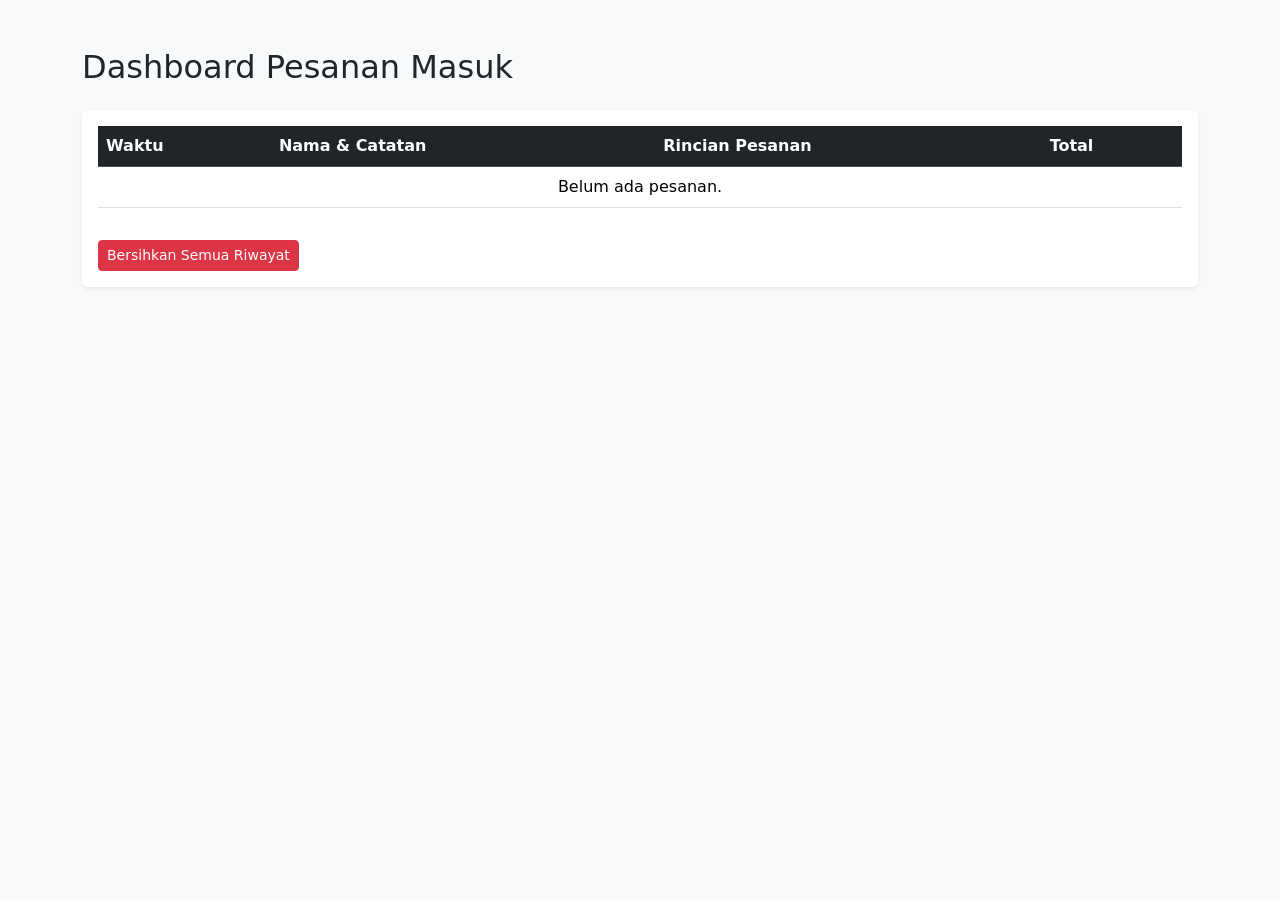
<file: admin.html>
<!DOCTYPE html>
<html lang="id">
<head>
    <meta charset="UTF-8">
    <title>Dashboard Admin - Kopi Senja</title>
    <link rel="icon" href="/img/Vintage Logo Kedai Kopi Simpel.png" type="image/png">
    <link href="https://cdn.jsdelivr.net/npm/bootstrap@5.3.0/dist/css/bootstrap.min.css" rel="stylesheet">
</head>
<body class="bg-light">
    <div class="container mt-5">
        <h2 class="mb-4">Dashboard Pesanan Masuk</h2>
        <div class="card shadow-sm border-0">
            <div class="card-body">
                <table class="table table-hover">
                    <thead class="table-dark">
                        <tr>
                            <th>Waktu</th>
                            <th>Nama & Catatan</th>
                            <th>Rincian Pesanan</th>
                            <th>Total</th>
                        </tr>
                    </thead>
                    <tbody id="tabel-admin">
                        </tbody>
                </table>
                <button onclick="bersihkanData()" class="btn btn-danger btn-sm mt-3">Bersihkan Semua Riwayat</button>
            </div>
        </div>
    </div>

    <script>
        function muatDataAdmin() {
            let dataAdmin = JSON.parse(localStorage.getItem('databasePesananSenja')) || [];
            let tbody = document.getElementById('tabel-admin');
            tbody.innerHTML = '';

            if(dataAdmin.length === 0) {
                tbody.innerHTML = '<tr><td colspan="4" class="text-center">Belum ada pesanan.</td></tr>';
                return;
            }

            dataAdmin.forEach(order => {
                let rincian = order.pesanan.map(item => `${item.nama} (x${item.qty})`).join('<br>');
                
                tbody.innerHTML += `
                    <tr>
                        <td>${order.waktu}</td>
                        <td><strong>${order.nama}</strong><br><small class="text-muted">${order.catatan}</small></td>
                        <td>${rincian}</td>
                        <td class="fw-bold">${order.total}</td>
                    </tr>
                `;
            });
        }

        function bersihkanData() {
            if(confirm("Yakin ingin menghapus semua riwayat pesanan?")) {
                localStorage.removeItem('databasePesananSenja');
                muatDataAdmin();
            }
        }

        muatDataAdmin();
    </script>
</body>
</html>
</file>
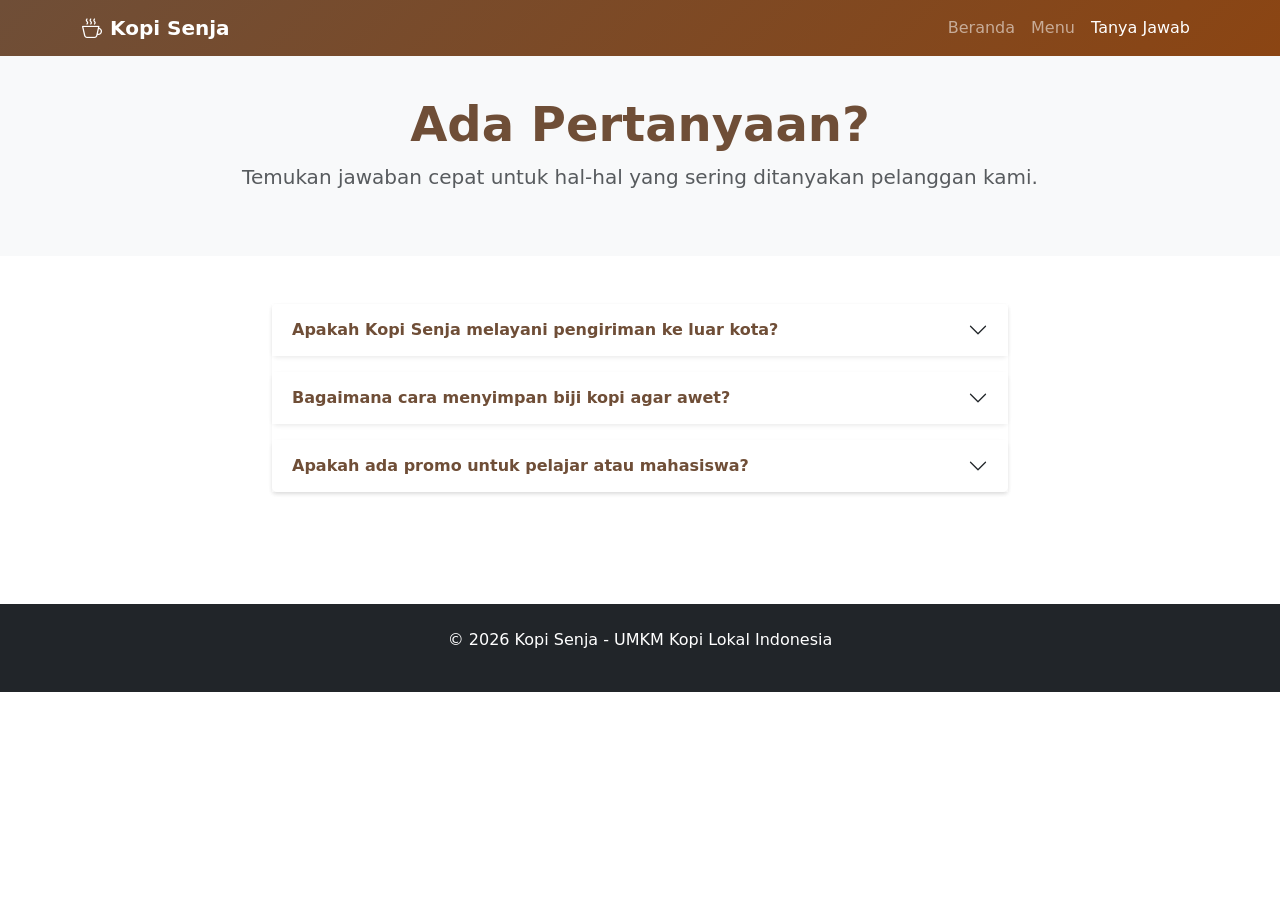
<file: faq.html>
<!DOCTYPE html>
<html lang="id">
<head>
    <meta charset="UTF-8">
    <meta name="viewport" content="width=device-width, initial-scale=1.0">
    <title>FAQ - Kopi Senja</title>
    <link rel="icon" href="logo-senja.png" type="image/png">
    <link href="https://cdn.jsdelivr.net/npm/bootstrap@5.3.0/dist/css/bootstrap.min.css" rel="stylesheet">
    <link rel="stylesheet" href="https://cdn.jsdelivr.net/npm/bootstrap-icons@1.10.0/font/bootstrap-icons.css">
    <link rel="stylesheet" href="style.css">
</head>
<body>
    <nav class="navbar navbar-expand-lg navbar-dark bg-coffee fixed-top">
        <div class="container">
            <a class="navbar-brand fw-bold" href="index.html">
                <i class="bi bi-cup-hot me-2"></i>Kopi Senja
            </a>
            <div class="collapse navbar-collapse" id="navbarNav">
                <ul class="navbar-nav ms-auto">
                    <li class="nav-item"><a class="nav-link" href="index.html">Beranda</a></li>
                    <li class="nav-item"><a class="nav-link" href="produk.html">Menu</a></li>
                    <li class="nav-item"><a class="nav-link active" href="faq.html">Tanya Jawab</a></li>
                    </ul>
            </div>
        </div>
    </nav>

    <section class="py-5 mt-5 bg-light">
        <div class="container text-center">
            <h2 class="display-5 fw-bold text-coffee">Ada Pertanyaan?</h2>
            <p class="lead text-muted">Temukan jawaban cepat untuk hal-hal yang sering ditanyakan pelanggan kami.</p>
        </div>
    </section>

    <section class="py-5">
        <div class="container">
            <div class="row justify-content-center">
                <div class="col-lg-8">
                    <div class="accordion shadow-sm" id="accordionFAQ">
                        
                        <div class="accordion-item border-0 mb-3 rounded shadow-sm">
                            <h2 class="accordion-header">
                                <button class="accordion-button collapsed fw-bold text-coffee" type="button" data-bs-toggle="collapse" data-bs-target="#collapseOne">
                                    Apakah Kopi Senja melayani pengiriman ke luar kota?
                                </button>
                            </h2>
                            <div id="collapseOne" class="accordion-collapse collapse" data-bs-parent="#accordionFAQ">
                                <div class="accordion-body text-muted">
                                    Ya, tentu saja! Kami menyediakan kemasan khusus untuk pengiriman luar kota dalam bentuk biji kopi (*whole beans*) maupun kopi bubuk agar kesegarannya tetap terjaga hingga ke tangan Anda.
                                </div>
                            </div>
                        </div>

                        <div class="accordion-item border-0 mb-3 rounded shadow-sm">
                            <h2 class="accordion-header">
                                <button class="accordion-button collapsed fw-bold text-coffee" type="button" data-bs-toggle="collapse" data-bs-target="#collapseTwo">
                                    Bagaimana cara menyimpan biji kopi agar awet?
                                </button>
                            </h2>
                            <div id="collapseTwo" class="accordion-collapse collapse" data-bs-parent="#accordionFAQ">
                                <div class="accordion-body text-muted">
                                    Simpan di wadah kedap udara, jauhkan dari sinar matahari langsung, dan hindari tempat yang lembap. Jangan menyimpan kopi di dalam kulkas karena dapat merusak aroma dan rasa kopi.
                                </div>
                            </div>
                        </div>

                        <div class="accordion-item border-0 mb-3 rounded shadow-sm">
                            <h2 class="accordion-header">
                                <button class="accordion-button collapsed fw-bold text-coffee" type="button" data-bs-toggle="collapse" data-bs-target="#collapseThree">
                                    Apakah ada promo untuk pelajar atau mahasiswa?
                                </button>
                            </h2>
                            <div id="collapseThree" class="accordion-collapse collapse" data-bs-parent="#accordionFAQ">
                                <div class="accordion-body text-muted">
                                    Kami memiliki program "Senja Akademik" setiap hari Senin-Kamis. Cukup tunjukkan Kartu Tanda Mahasiswa (KTM) Anda untuk mendapatkan potongan harga 15% untuk semua menu minuman.
                                </div>
                            </div>
                        </div>

                    </div>
                </div>
            </div>
        </div>
    </section>

    <footer class="bg-dark text-white py-4 mt-5">
        <div class="container text-center">
            <p>&copy; 2026 Kopi Senja - UMKM Kopi Lokal Indonesia</p>
        </div>
    </footer>

    <script src="https://cdn.jsdelivr.net/npm/bootstrap@5.3.0/dist/js/bootstrap.bundle.min.js"></script>
</body>
</html>
</file>
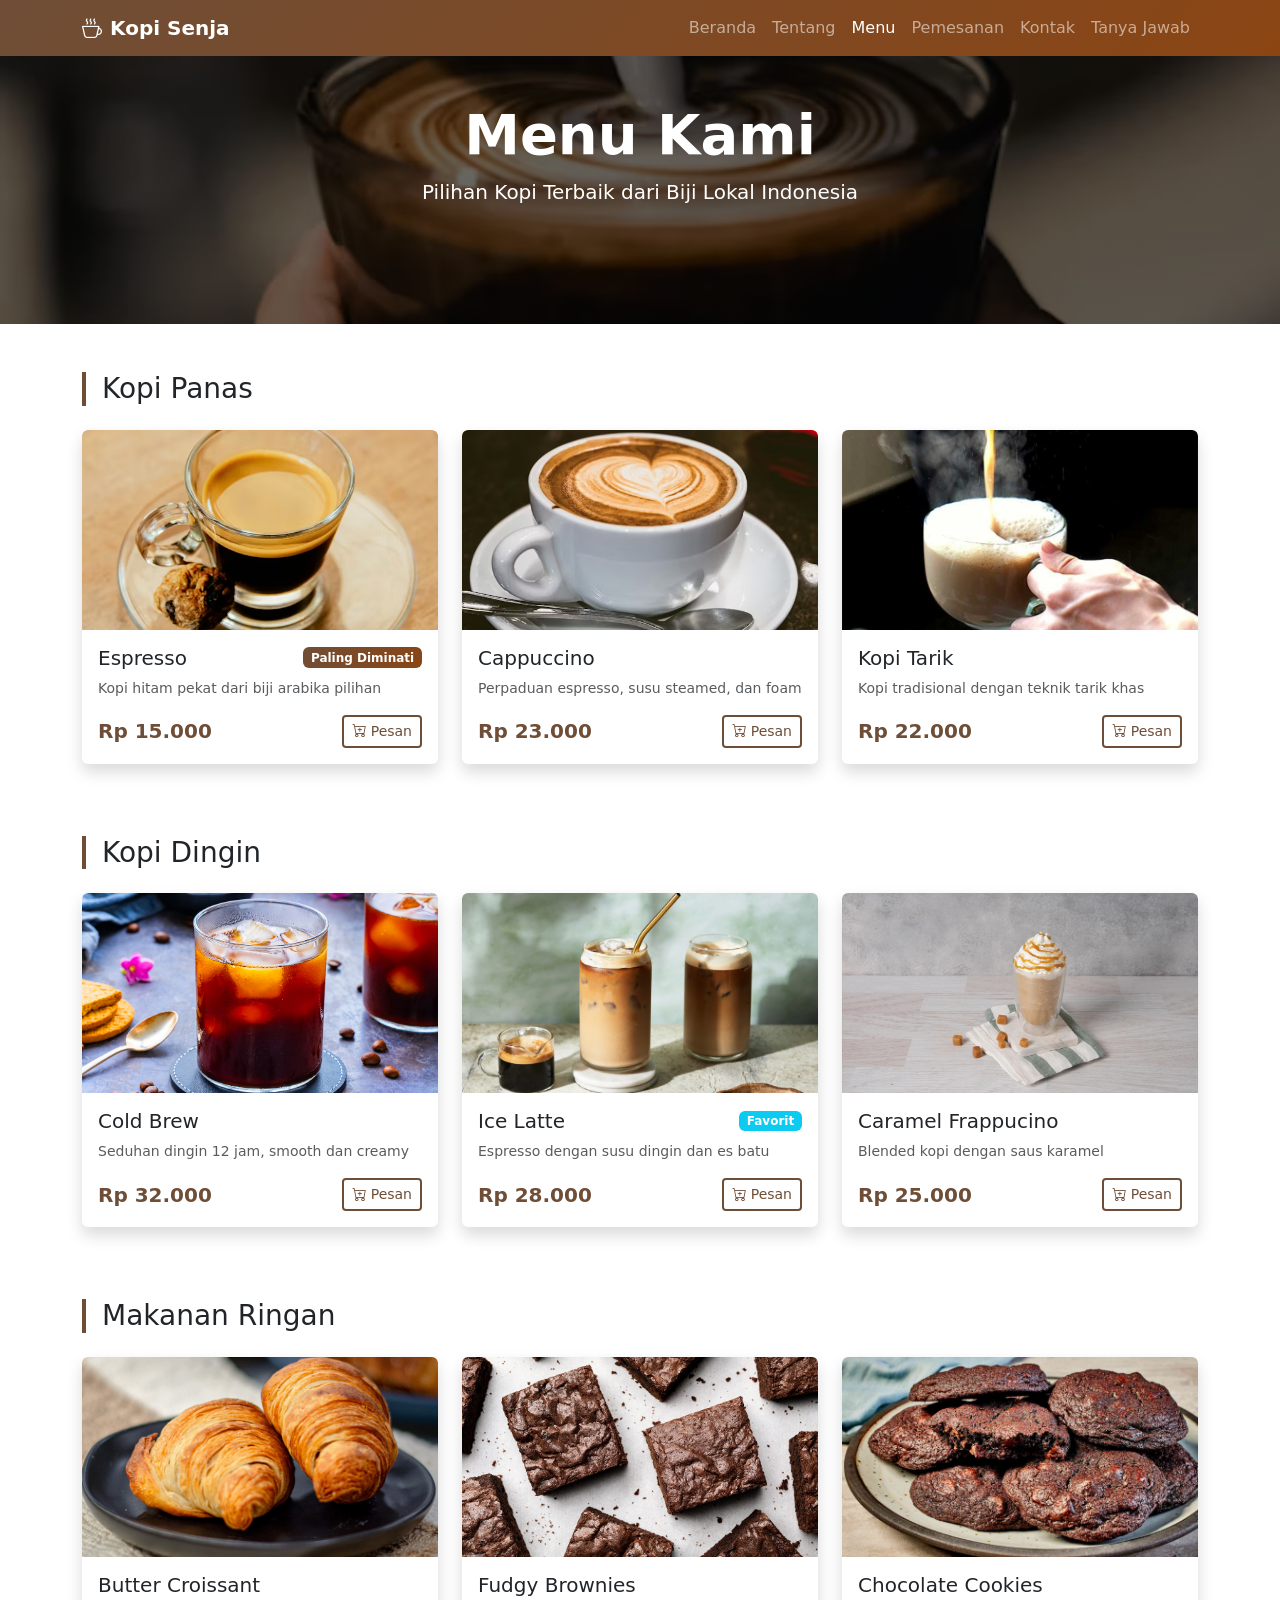
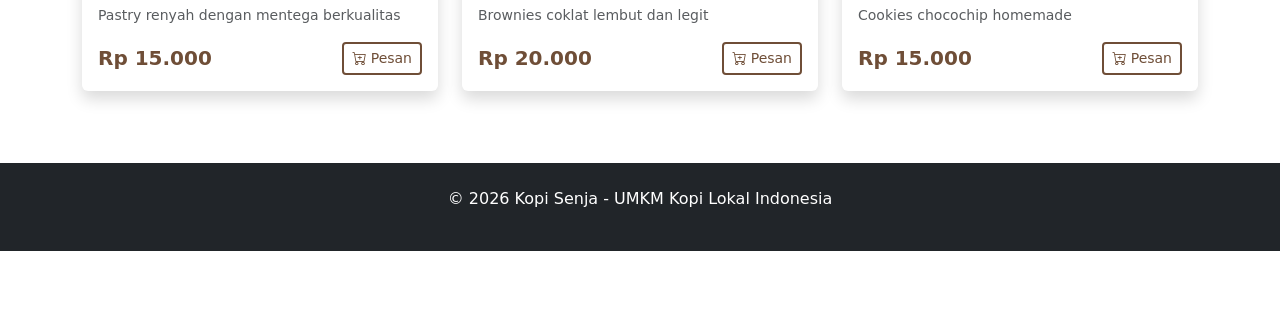
<file: produk.html>
<!DOCTYPE html>
<html lang="id">
<head>
    <meta charset="UTF-8">
    <meta name="viewport" content="width=device-width, initial-scale=1.0">
    <title>Menu - Kopi Senja</title>
    <link rel="icon" href="img/Vintage Logo Kedai Kopi Simpel.png" type="image/png">
    <link href="https://cdn.jsdelivr.net/npm/bootstrap@5.3.0/dist/css/bootstrap.min.css" rel="stylesheet">
    <link rel="stylesheet" href="https://cdn.jsdelivr.net/npm/bootstrap-icons@1.10.0/font/bootstrap-icons.css">
    <link rel="stylesheet" href="style.css">
</head>
<body>
    <nav class="navbar navbar-expand-lg navbar-dark bg-coffee fixed-top">
        <div class="container">
            <a class="navbar-brand fw-bold" href="index.html">
                <i class="bi bi-cup-hot me-2"></i>Kopi Senja
            </a>
            <button class="navbar-toggler" type="button" data-bs-toggle="collapse" data-bs-target="#navbarNav">
                <span class="navbar-toggler-icon"></span>
            </button>
            <div class="collapse navbar-collapse" id="navbarNav">
                <ul class="navbar-nav ms-auto">
                    <li class="nav-item"><a class="nav-link" href="index.html">Beranda</a></li>
                    <li class="nav-item"><a class="nav-link" href="about.html">Tentang</a></li>
                    <li class="nav-item"><a class="nav-link active" href="produk.html">Menu</a></li>
                    <li class="nav-item"><a class="nav-link" href="data.html">Pemesanan</a></li>
                    <li class="nav-item"><a class="nav-link" href="kontak.html">Kontak</a></li>
                    <li class="nav-item"><a class="nav-link" href="faq.html">Tanya Jawab</a></li>
                </ul>
            </div>
        </div>
    </nav>

    <section class="page-header d-flex align-items-center">
        <div class="container text-center text-white">
            <h1 class="display-4 fw-bold">Menu Kami</h1>
            <p class="lead">Pilihan Kopi Terbaik dari Biji Lokal Indonesia</p>
        </div>
    </section>

    <!-- Menu Section -->
    <section class="py-5">
        <div class="container">
            <!-- Kopi Panas -->
            <h3 class="mb-4 border-start border-4 border-coffee ps-3">Kopi Panas</h3>
            <div class="row mb-5">
                <div class="col-md-4 mb-4">
                    <div class="card product-card h-100 border-0 shadow">
                        <img src="img/premium_photo-1669687924558-386bff1a0469.avif" class="card-img-top" alt="Espresso">
                        <div class="card-body">
                            <div class="d-flex justify-content-between align-items-center mb-2">
                                <h5 class="card-title mb-0">Espresso</h5>
                                <span class="badge bg-coffee">Paling Diminati</span>
                            </div>
                            <p class="text-muted small">Kopi hitam pekat dari biji arabika pilihan</p>
                            <div class="d-flex justify-content-between align-items-center">
                                <span class="fw-bold text-coffee fs-5">Rp 15.000</span>
                                <button class="btn btn-outline-coffee btn-sm" onclick="pesanProduk('Espresso', 15000)">
                                    <i class="bi bi-cart-plus"></i> Pesan
                                </button>
                            </div>
                        </div>
                    </div>
                </div>
                <div class="col-md-4 mb-4">
                    <div class="card product-card h-100 border-0 shadow">
                        <img src="img/photo-1594261956806-3ad03785c9b4.avif" class="card-img-top" alt="Cappuccino">
                        <div class="card-body">
                            <h5 class="card-title">Cappuccino</h5>
                            <p class="text-muted small">Perpaduan espresso, susu steamed, dan foam</p>
                            <div class="d-flex justify-content-between align-items-center">
                                <span class="fw-bold text-coffee fs-5">Rp 23.000</span>
                                <button class="btn btn-outline-coffee btn-sm" onclick="pesanProduk('Cappuccino', 23000)">
                                    <i class="bi bi-cart-plus"></i> Pesan
                                </button>
                            </div>
                        </div>
                    </div>
                </div>
                <div class="col-md-4 mb-4">
                    <div class="card product-card h-100 border-0 shadow">
                        <img src="img/Kopi-Tarik.jpg" class="card-img-top" alt="Kopi Tarik">
                        <div class="card-body">
                            <h5 class="card-title">Kopi Tarik</h5>
                            <p class="text-muted small">Kopi tradisional dengan teknik tarik khas</p>
                            <div class="d-flex justify-content-between align-items-center">
                                <span class="fw-bold text-coffee fs-5">Rp 22.000</span>
                                <button class="btn btn-outline-coffee btn-sm" onclick="pesanProduk('Kopi Tarik', 22000)">
                                    <i class="bi bi-cart-plus"></i> Pesan
                                </button>
                            </div>
                        </div>
                    </div>
                </div>
            </div>

            <!-- Kopi Dingin -->
            <h3 class="mb-4 border-start border-4 border-coffee ps-3">Kopi Dingin</h3>
            <div class="row mb-5">
                <div class="col-md-4 mb-4">
                    <div class="card product-card h-100 border-0 shadow">
                        <img src="img/gorenje-blog-refreshing_cold_brew_coffee.jpg" class="card-img-top" alt="Cold Brew">
                        <div class="card-body">
                            <h5 class="card-title">Cold Brew</h5>
                            <p class="text-muted small">Seduhan dingin 12 jam, smooth dan creamy</p>
                            <div class="d-flex justify-content-between align-items-center">
                                <span class="fw-bold text-coffee fs-5">Rp 32.000</span>
                                <button class="btn btn-outline-coffee btn-sm" onclick="pesanProduk('Cold Brew', 32000)">
                                    <i class="bi bi-cart-plus"></i> Pesan
                                </button>
                            </div>
                        </div>
                    </div>
                </div>
                <div class="col-md-4 mb-4">
                    <div class="card product-card h-100 border-0 shadow">
                        <img src="img/ICEDLATTE_0_4.webp" class="card-img-top" alt="Ice Latte">
                        <div class="card-body">
                            <div class="d-flex justify-content-between align-items-center mb-2">
                                <h5 class="card-title mb-0">Ice Latte</h5>
                                <span class="badge bg-info">Favorit</span>
                            </div>
                            <p class="text-muted small">Espresso dengan susu dingin dan es batu</p>
                            <div class="d-flex justify-content-between align-items-center">
                                <span class="fw-bold text-coffee fs-5">Rp 28.000</span>
                                <button class="btn btn-outline-coffee btn-sm" onclick="pesanProduk('Ice Latte', 28000)">
                                    <i class="bi bi-cart-plus"></i> Pesan
                                </button>
                            </div>
                        </div>
                    </div>
                </div>
                <div class="col-md-4 mb-4">
                    <div class="card product-card h-100 border-0 shadow">
                        <img src="img/summernote_image_1648475750.jpg" class="card-img-top" alt="Frappucino">
                        <div class="card-body">
                            <h5 class="card-title">Caramel Frappucino</h5>
                            <p class="text-muted small">Blended kopi dengan saus karamel</p>
                            <div class="d-flex justify-content-between align-items-center">
                                <span class="fw-bold text-coffee fs-5">Rp 25.000</span>
                                <button class="btn btn-outline-coffee btn-sm" onclick="pesanProduk('Caramel Frappucino', 25000)">
                                    <i class="bi bi-cart-plus"></i> Pesan
                                </button>
                            </div>
                        </div>
                    </div>
                </div>
            </div>

            <!-- Makanan Ringan -->
            <h3 class="mb-4 border-start border-4 border-coffee ps-3">Makanan Ringan</h3>
            <div class="row">
                <div class="col-md-4 mb-4">
                    <div class="card product-card h-100 border-0 shadow">
                        <img src="img/culinary_collective_croissants-Recipe-2400x1000-1.jpg" class="card-img-top" alt="Croissant">
                        <div class="card-body">
                            <h5 class="card-title">Butter Croissant</h5>
                            <p class="text-muted small">Pastry renyah dengan mentega berkualitas</p>
                            <div class="d-flex justify-content-between align-items-center">
                                <span class="fw-bold text-coffee fs-5">Rp 15.000</span>
                                <button class="btn btn-outline-coffee btn-sm" onclick="pesanProduk('Butter Croissant', 15000)">
                                    <i class="bi bi-cart-plus"></i> Pesan
                                </button>
                            </div>
                        </div>
                    </div>
                </div>
                <div class="col-md-4 mb-4">
                    <div class="card product-card h-100 border-0 shadow">
                        <img src="img/3211427264.jpg" class="card-img-top" alt="Brownies">
                        <div class="card-body">
                            <h5 class="card-title">Fudgy Brownies</h5>
                            <p class="text-muted small">Brownies coklat lembut dan legit</p>
                            <div class="d-flex justify-content-between align-items-center">
                                <span class="fw-bold text-coffee fs-5">Rp 20.000</span>
                                <button class="btn btn-outline-coffee btn-sm" onclick="pesanProduk('Fudgy Brownies', 20000)">
                                    <i class="bi bi-cart-plus"></i> Pesan
                                </button>
                            </div>
                        </div>
                    </div>
                </div>
                <div class="col-md-4 mb-4">
                    <div class="card product-card h-100 border-0 shadow">
                        <img src="img/9827-chocolate-chocolate-chip-cookies-i--DDMFS-092-4x3-c8227481fd804270a50256498cf8f05f.jpg" class="card-img-top" alt="Cookies">
                        <div class="card-body">
                            <h5 class="card-title">Chocolate Cookies</h5>
                            <p class="text-muted small">Cookies chocochip homemade</p>
                            <div class="d-flex justify-content-between align-items-center">
                                <span class="fw-bold text-coffee fs-5">Rp 15.000</span>
                                <button class="btn btn-outline-coffee btn-sm" onclick="pesanProduk('Chocolate Cookies', 15000)">
                                    <i class="bi bi-cart-plus"></i> Pesan
                                </button>
                            </div>
                        </div>
                    </div>
                </div>
            </div>
        </div>
    </section>

    <footer class="bg-dark text-white py-4">
        <div class="container text-center">
            <p>&copy; 2026 Kopi Senja - UMKM Kopi Lokal Indonesia</p>
        </div>
    </footer>

    <script src="https://cdn.jsdelivr.net/npm/bootstrap@5.3.0/dist/js/bootstrap.bundle.min.js"></script>
    <script>
    // Fungsi untuk menambah item ke keranjang belanja
    function pesanProduk(nama, harga) {
        // Ambil data keranjang saat ini dari penyimpanan browser, atau buat array kosong jika belum ada
        let keranjang = JSON.parse(localStorage.getItem('keranjangKopiSenja')) || [];

        // Cek apakah produk tersebut sudah ada di keranjang
        let produkAda = keranjang.find(item => item.nama === nama);
        
        if (produkAda) {
            produkAda.qty += 1; // Jika sudah ada, tambah jumlahnya
        } else {
            keranjang.push({ nama: nama, harga: harga, qty: 1 }); // Jika belum ada, masukkan sebagai item baru
        }

        // Simpan kembali ke penyimpanan browser
        localStorage.setItem('keranjangKopiSenja', JSON.stringify(keranjang));
        
        // Tampilkan notifikasi
        alert(nama + " berhasil ditambahkan ke keranjang!");
    }
</script>
</body>
</html>
</file>
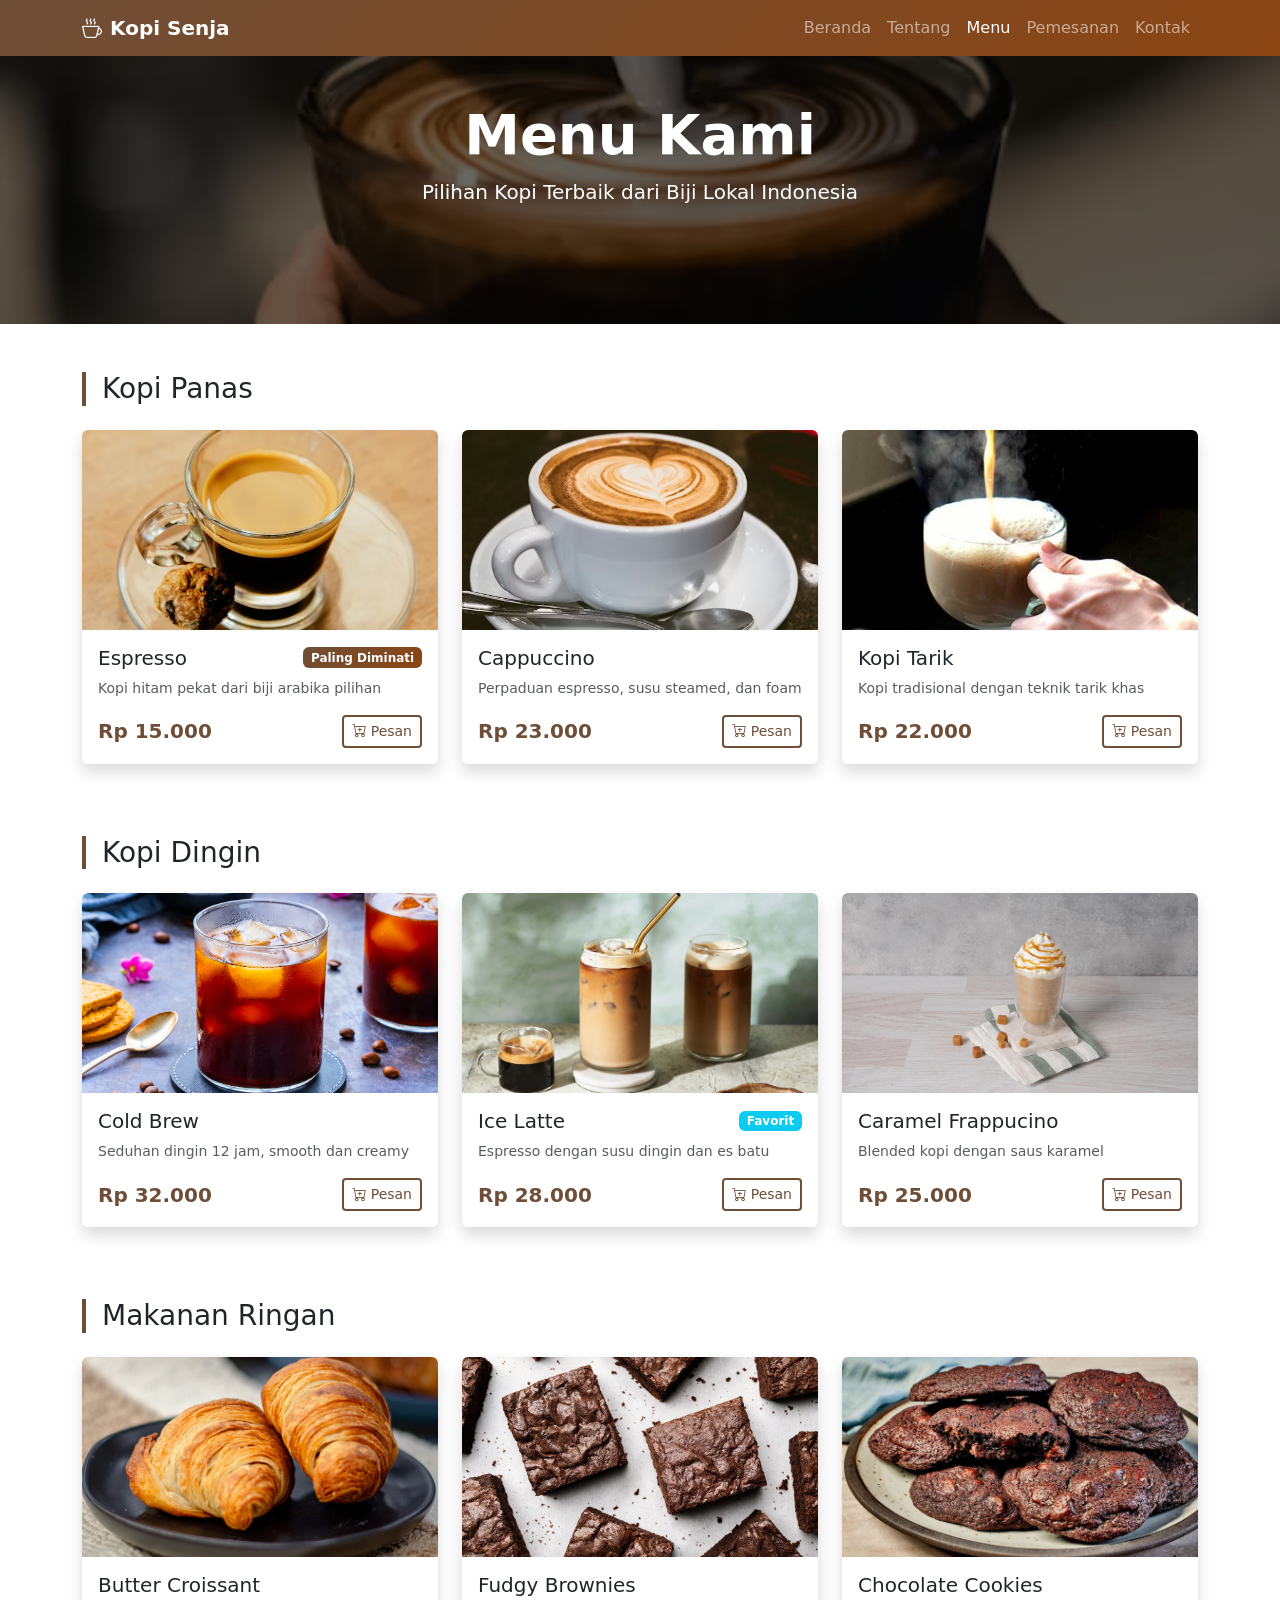
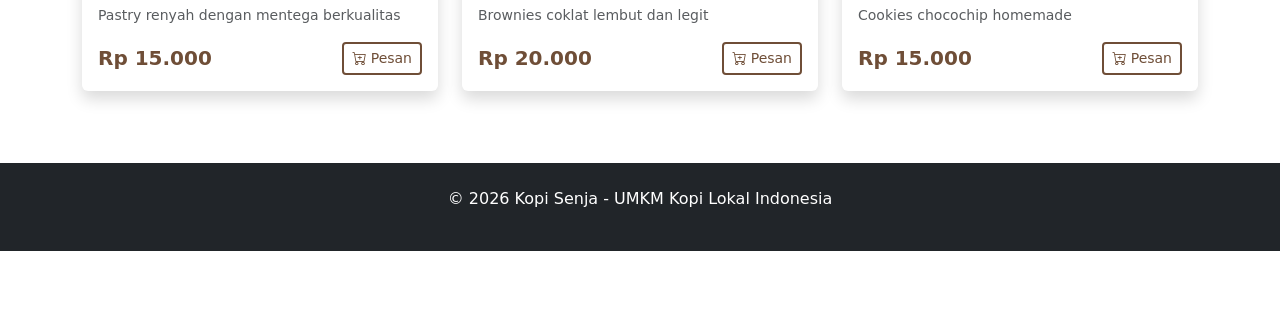
<file: html/produk.html>
<!DOCTYPE html>
<html lang="id">
<head>
    <meta charset="UTF-8">
    <meta name="viewport" content="width=device-width, initial-scale=1.0">
    <title>Menu - Kopi Senja</title>
    <link rel="icon" href="/img/Vintage Logo Kedai Kopi Simpel.png" type="image/png">
    <link href="https://cdn.jsdelivr.net/npm/bootstrap@5.3.0/dist/css/bootstrap.min.css" rel="stylesheet">
    <link rel="stylesheet" href="https://cdn.jsdelivr.net/npm/bootstrap-icons@1.10.0/font/bootstrap-icons.css">
    <link rel="stylesheet" href="../css/style.css">
</head>
<body>
    <nav class="navbar navbar-expand-lg navbar-dark bg-coffee fixed-top">
        <div class="container">
            <a class="navbar-brand fw-bold" href="index.html">
                <i class="bi bi-cup-hot me-2"></i>Kopi Senja
            </a>
            <button class="navbar-toggler" type="button" data-bs-toggle="collapse" data-bs-target="#navbarNav">
                <span class="navbar-toggler-icon"></span>
            </button>
            <div class="collapse navbar-collapse" id="navbarNav">
                <ul class="navbar-nav ms-auto">
                    <li class="nav-item"><a class="nav-link" href="index.html">Beranda</a></li>
                    <li class="nav-item"><a class="nav-link" href="about.html">Tentang</a></li>
                    <li class="nav-item"><a class="nav-link active" href="produk.html">Menu</a></li>
                    <li class="nav-item"><a class="nav-link" href="data.html">Pemesanan</a></li>
                    <li class="nav-item"><a class="nav-link" href="kontak.html">Kontak</a></li>
                </ul>
            </div>
        </div>
    </nav>

    <section class="page-header d-flex align-items-center">
        <div class="container text-center text-white">
            <h1 class="display-4 fw-bold">Menu Kami</h1>
            <p class="lead">Pilihan Kopi Terbaik dari Biji Lokal Indonesia</p>
        </div>
    </section>

    <!-- Menu Section -->
    <section class="py-5">
        <div class="container">
            <!-- Kopi Panas -->
            <h3 class="mb-4 border-start border-4 border-coffee ps-3">Kopi Panas</h3>
            <div class="row mb-5">
                <div class="col-md-4 mb-4">
                    <div class="card product-card h-100 border-0 shadow">
                        <img src="/img/premium_photo-1669687924558-386bff1a0469.avif" class="card-img-top" alt="Espresso">
                        <div class="card-body">
                            <div class="d-flex justify-content-between align-items-center mb-2">
                                <h5 class="card-title mb-0">Espresso</h5>
                                <span class="badge bg-coffee">Paling Diminati</span>
                            </div>
                            <p class="text-muted small">Kopi hitam pekat dari biji arabika pilihan</p>
                            <div class="d-flex justify-content-between align-items-center">
                                <span class="fw-bold text-coffee fs-5">Rp 15.000</span>
                                <button class="btn btn-outline-coffee btn-sm" onclick="pesanProduk('Espresso', 15000)">
                                    <i class="bi bi-cart-plus"></i> Pesan
                                </button>
                            </div>
                        </div>
                    </div>
                </div>
                <div class="col-md-4 mb-4">
                    <div class="card product-card h-100 border-0 shadow">
                        <img src="/img/photo-1594261956806-3ad03785c9b4.avif" class="card-img-top" alt="Cappuccino">
                        <div class="card-body">
                            <h5 class="card-title">Cappuccino</h5>
                            <p class="text-muted small">Perpaduan espresso, susu steamed, dan foam</p>
                            <div class="d-flex justify-content-between align-items-center">
                                <span class="fw-bold text-coffee fs-5">Rp 23.000</span>
                                <button class="btn btn-outline-coffee btn-sm" onclick="pesanProduk('Cappuccino', 23000)">
                                    <i class="bi bi-cart-plus"></i> Pesan
                                </button>
                            </div>
                        </div>
                    </div>
                </div>
                <div class="col-md-4 mb-4">
                    <div class="card product-card h-100 border-0 shadow">
                        <img src="/img/Kopi-Tarik.jpg" class="card-img-top" alt="Kopi Tarik">
                        <div class="card-body">
                            <h5 class="card-title">Kopi Tarik</h5>
                            <p class="text-muted small">Kopi tradisional dengan teknik tarik khas</p>
                            <div class="d-flex justify-content-between align-items-center">
                                <span class="fw-bold text-coffee fs-5">Rp 22.000</span>
                                <button class="btn btn-outline-coffee btn-sm" onclick="pesanProduk('Kopi Tarik', 22000)">
                                    <i class="bi bi-cart-plus"></i> Pesan
                                </button>
                            </div>
                        </div>
                    </div>
                </div>
            </div>

            <!-- Kopi Dingin -->
            <h3 class="mb-4 border-start border-4 border-coffee ps-3">Kopi Dingin</h3>
            <div class="row mb-5">
                <div class="col-md-4 mb-4">
                    <div class="card product-card h-100 border-0 shadow">
                        <img src="/img/gorenje-blog-refreshing_cold_brew_coffee.jpg" class="card-img-top" alt="Cold Brew">
                        <div class="card-body">
                            <h5 class="card-title">Cold Brew</h5>
                            <p class="text-muted small">Seduhan dingin 12 jam, smooth dan creamy</p>
                            <div class="d-flex justify-content-between align-items-center">
                                <span class="fw-bold text-coffee fs-5">Rp 32.000</span>
                                <button class="btn btn-outline-coffee btn-sm" onclick="pesanProduk('Cold Brew', 32000)">
                                    <i class="bi bi-cart-plus"></i> Pesan
                                </button>
                            </div>
                        </div>
                    </div>
                </div>
                <div class="col-md-4 mb-4">
                    <div class="card product-card h-100 border-0 shadow">
                        <img src="/img/ICEDLATTE_0_4.webp" class="card-img-top" alt="Ice Latte">
                        <div class="card-body">
                            <div class="d-flex justify-content-between align-items-center mb-2">
                                <h5 class="card-title mb-0">Ice Latte</h5>
                                <span class="badge bg-info">Favorit</span>
                            </div>
                            <p class="text-muted small">Espresso dengan susu dingin dan es batu</p>
                            <div class="d-flex justify-content-between align-items-center">
                                <span class="fw-bold text-coffee fs-5">Rp 28.000</span>
                                <button class="btn btn-outline-coffee btn-sm" onclick="pesanProduk('Ice Latte', 28000)">
                                    <i class="bi bi-cart-plus"></i> Pesan
                                </button>
                            </div>
                        </div>
                    </div>
                </div>
                <div class="col-md-4 mb-4">
                    <div class="card product-card h-100 border-0 shadow">
                        <img src="/img/summernote_image_1648475750.jpg" class="card-img-top" alt="Frappucino">
                        <div class="card-body">
                            <h5 class="card-title">Caramel Frappucino</h5>
                            <p class="text-muted small">Blended kopi dengan saus karamel</p>
                            <div class="d-flex justify-content-between align-items-center">
                                <span class="fw-bold text-coffee fs-5">Rp 25.000</span>
                                <button class="btn btn-outline-coffee btn-sm" onclick="pesanProduk('Caramel Frappucino', 25000)">
                                    <i class="bi bi-cart-plus"></i> Pesan
                                </button>
                            </div>
                        </div>
                    </div>
                </div>
            </div>

            <!-- Makanan Ringan -->
            <h3 class="mb-4 border-start border-4 border-coffee ps-3">Makanan Ringan</h3>
            <div class="row">
                <div class="col-md-4 mb-4">
                    <div class="card product-card h-100 border-0 shadow">
                        <img src="/img/culinary_collective_croissants-Recipe-2400x1000-1.jpg" class="card-img-top" alt="Croissant">
                        <div class="card-body">
                            <h5 class="card-title">Butter Croissant</h5>
                            <p class="text-muted small">Pastry renyah dengan mentega berkualitas</p>
                            <div class="d-flex justify-content-between align-items-center">
                                <span class="fw-bold text-coffee fs-5">Rp 15.000</span>
                                <button class="btn btn-outline-coffee btn-sm" onclick="pesanProduk('Butter Croissant', 15000)">
                                    <i class="bi bi-cart-plus"></i> Pesan
                                </button>
                            </div>
                        </div>
                    </div>
                </div>
                <div class="col-md-4 mb-4">
                    <div class="card product-card h-100 border-0 shadow">
                        <img src="/img/3211427264.jpg" class="card-img-top" alt="Brownies">
                        <div class="card-body">
                            <h5 class="card-title">Fudgy Brownies</h5>
                            <p class="text-muted small">Brownies coklat lembut dan legit</p>
                            <div class="d-flex justify-content-between align-items-center">
                                <span class="fw-bold text-coffee fs-5">Rp 20.000</span>
                                <button class="btn btn-outline-coffee btn-sm" onclick="pesanProduk('Fudgy Brownies', 20000)">
                                    <i class="bi bi-cart-plus"></i> Pesan
                                </button>
                            </div>
                        </div>
                    </div>
                </div>
                <div class="col-md-4 mb-4">
                    <div class="card product-card h-100 border-0 shadow">
                        <img src="/img/9827-chocolate-chocolate-chip-cookies-i--DDMFS-092-4x3-c8227481fd804270a50256498cf8f05f.jpg" class="card-img-top" alt="Cookies">
                        <div class="card-body">
                            <h5 class="card-title">Chocolate Cookies</h5>
                            <p class="text-muted small">Cookies chocochip homemade</p>
                            <div class="d-flex justify-content-between align-items-center">
                                <span class="fw-bold text-coffee fs-5">Rp 15.000</span>
                                <button class="btn btn-outline-coffee btn-sm" onclick="pesanProduk('Chocolate Cookies', 15000)">
                                    <i class="bi bi-cart-plus"></i> Pesan
                                </button>
                            </div>
                        </div>
                    </div>
                </div>
            </div>
        </div>
    </section>

    <footer class="bg-dark text-white py-4">
        <div class="container text-center">
            <p>&copy; 2026 Kopi Senja - UMKM Kopi Lokal Indonesia</p>
        </div>
    </footer>

    <script src="https://cdn.jsdelivr.net/npm/bootstrap@5.3.0/dist/js/bootstrap.bundle.min.js"></script>
    <script>
    // Fungsi untuk menambah item ke keranjang belanja
    function pesanProduk(nama, harga) {
        // Ambil data keranjang saat ini dari penyimpanan browser, atau buat array kosong jika belum ada
        let keranjang = JSON.parse(localStorage.getItem('keranjangKopiSenja')) || [];

        // Cek apakah produk tersebut sudah ada di keranjang
        let produkAda = keranjang.find(item => item.nama === nama);
        
        if (produkAda) {
            produkAda.qty += 1; // Jika sudah ada, tambah jumlahnya
        } else {
            keranjang.push({ nama: nama, harga: harga, qty: 1 }); // Jika belum ada, masukkan sebagai item baru
        }

        // Simpan kembali ke penyimpanan browser
        localStorage.setItem('keranjangKopiSenja', JSON.stringify(keranjang));
        
        // Tampilkan notifikasi
        alert(nama + " berhasil ditambahkan ke keranjang!");
    }
</script>
</body>
</html>
</file>
<file: style.css>
/* Custom CSS untuk Kopi Senja */

/* Warna Custom */
:root {
    --coffee-primary: #6F4E37;
    --coffee-secondary: #8B4513;
    --coffee-light: #D2691E;
    --coffee-cream: #F5DEB3;
}

/* Navbar Custom */
.bg-coffee {
    background: linear-gradient(135deg, #6F4E37 0%, #8B4513 100%) !important;
}

.text-coffee {
    color: var(--coffee-primary) !important;
}

.btn-coffee {
    background: linear-gradient(135deg, #6F4E37 0%, #8B4513 100%);
    color: white;
    border: none;
    transition: all 0.3s ease;
}

.btn-coffee:hover {
    background: linear-gradient(135deg, #5a3f2d 0%, #6b3410 100%);
    color: white;
    transform: translateY(-2px);
    box-shadow: 0 4px 15px rgba(111, 78, 55, 0.4);
}

.btn-outline-coffee {
    color: var(--coffee-primary);
    border: 2px solid var(--coffee-primary);
    background: transparent;
    transition: all 0.3s ease;
}

.btn-outline-coffee:hover {
    background: var(--coffee-primary);
    color: white;
    transform: translateY(-2px);
}

.border-coffee {
    border-color: var(--coffee-primary) !important;
}

/* Hero Section */
.hero-section {
    background: linear-gradient(rgba(0,0,0,0.5), rgba(0,0,0,0.5)), url('img/photo-1510972527921-ce03766a1cf1.avif');
    background-size: cover;
    background-position: center;
    background-attachment: fixed;
    height: 100vh;
    margin-top: -76px;
    padding-top: 76px;
}

/* Page Header */
.page-header {
    background: linear-gradient(rgba(0,0,0,0.6), rgba(0,0,0,0.6)), url('img/photo-1567310017355-abb57d268c73.avif');
    background-size: cover;
    background-position: center;
    height: 400px;
    margin-top: -76px;
    padding-top: 76px;
    display: flex;
    align-items: center;
}

/* Card Hover Effects */
.hover-card {
    transition: all 0.3s ease;
    cursor: pointer;
}

.hover-card:hover {
    transform: translateY(-10px);
    box-shadow: 0 10px 30px rgba(0,0,0,0.2) !important;
}

.product-card {
    transition: all 0.3s ease;
    overflow: hidden;
}

.product-card:hover {
    transform: translateY(-5px);
    box-shadow: 0 10px 25px rgba(111, 78, 55, 0.3) !important;
}

.product-card img {
    transition: transform 0.5s ease;
    height: 200px;
    object-fit: cover;
}

.product-card:hover img {
    transform: scale(1.1);
}

/* Gallery Effects */
.gallery-item {
    cursor: pointer;
    height: 250px;
}

.gallery-img {
    height: 100%;
    object-fit: cover;
    transition: transform 0.5s ease;
}

.gallery-overlay {
    background: rgba(111, 78, 55, 0.8);
    opacity: 0;
    transition: all 0.3s ease;
}

.gallery-item:hover .gallery-overlay {
    opacity: 1;
}

.gallery-item:hover .gallery-img {
    transform: scale(1.1);
}

/* Animation Classes */
.animate-fade-in {
    animation: fadeIn 1s ease-in;
}

.animate-fade-in-delay {
    animation: fadeIn 1s ease-in 0.3s both;
}

.animate-fade-in-delay-2 {
    animation: fadeIn 1s ease-in 0.6s both;
}

@keyframes fadeIn {
    from {
        opacity: 0;
        transform: translateY(30px);
    }
    to {
        opacity: 1;
        transform: translateY(0);
    }
}

.fade-in {
    animation: fadeIn 0.5s ease-in;
}

/* Smooth Scroll */
html {
    scroll-behavior: smooth;
}

/* Custom Scrollbar */
::-webkit-scrollbar {
    width: 10px;
}

::-webkit-scrollbar-track {
    background: #f1f1f1;
}

::-webkit-scrollbar-thumb {
    background: var(--coffee-primary);
    border-radius: 5px;
}
</file>
<file: css/style.css>
/* Custom CSS untuk Kopi Senja */

/* Warna Custom */
:root {
    --coffee-primary: #6F4E37;
    --coffee-secondary: #8B4513;
    --coffee-light: #D2691E;
    --coffee-cream: #F5DEB3;
}

/* Navbar Custom */
.bg-coffee {
    background: linear-gradient(135deg, #6F4E37 0%, #8B4513 100%) !important;
}

.text-coffee {
    color: var(--coffee-primary) !important;
}

.btn-coffee {
    background: linear-gradient(135deg, #6F4E37 0%, #8B4513 100%);
    color: white;
    border: none;
    transition: all 0.3s ease;
}

.btn-coffee:hover {
    background: linear-gradient(135deg, #5a3f2d 0%, #6b3410 100%);
    color: white;
    transform: translateY(-2px);
    box-shadow: 0 4px 15px rgba(111, 78, 55, 0.4);
}

.btn-outline-coffee {
    color: var(--coffee-primary);
    border: 2px solid var(--coffee-primary);
    background: transparent;
    transition: all 0.3s ease;
}

.btn-outline-coffee:hover {
    background: var(--coffee-primary);
    color: white;
    transform: translateY(-2px);
}

.border-coffee {
    border-color: var(--coffee-primary) !important;
}

/* Hero Section */
.hero-section {
    background: linear-gradient(rgba(0,0,0,0.5), rgba(0,0,0,0.5)), url('/img/photo-1510972527921-ce03766a1cf1.avif');
    background-size: cover;
    background-position: center;
    background-attachment: fixed;
    height: 100vh;
    margin-top: -76px;
    padding-top: 76px;
}

/* Page Header */
.page-header {
    background: linear-gradient(rgba(0,0,0,0.6), rgba(0,0,0,0.6)), url('/img/photo-1567310017355-abb57d268c73.avif');
    background-size: cover;
    background-position: center;
    height: 400px;
    margin-top: -76px;
    padding-top: 76px;
    display: flex;
    align-items: center;
}

/* Card Hover Effects */
.hover-card {
    transition: all 0.3s ease;
    cursor: pointer;
}

.hover-card:hover {
    transform: translateY(-10px);
    box-shadow: 0 10px 30px rgba(0,0,0,0.2) !important;
}

.product-card {
    transition: all 0.3s ease;
    overflow: hidden;
}

.product-card:hover {
    transform: translateY(-5px);
    box-shadow: 0 10px 25px rgba(111, 78, 55, 0.3) !important;
}

.product-card img {
    transition: transform 0.5s ease;
    height: 200px;
    object-fit: cover;
}

.product-card:hover img {
    transform: scale(1.1);
}

/* Gallery Effects */
.gallery-item {
    cursor: pointer;
    height: 250px;
}

.gallery-img {
    height: 100%;
    object-fit: cover;
    transition: transform 0.5s ease;
}

.gallery-overlay {
    background: rgba(111, 78, 55, 0.8);
    opacity: 0;
    transition: all 0.3s ease;
}

.gallery-item:hover .gallery-overlay {
    opacity: 1;
}

.gallery-item:hover .gallery-img {
    transform: scale(1.1);
}

/* Animation Classes */
.animate-fade-in {
    animation: fadeIn 1s ease-in;
}

.animate-fade-in-delay {
    animation: fadeIn 1s ease-in 0.3s both;
}

.animate-fade-in-delay-2 {
    animation: fadeIn 1s ease-in 0.6s both;
}

@keyframes fadeIn {
    from {
        opacity: 0;
        transform: translateY(30px);
    }
    to {
        opacity: 1;
        transform: translateY(0);
    }
}

.fade-in {
    animation: fadeIn 0.5s ease-in;
}

/* Smooth Scroll */
html {
    scroll-behavior: smooth;
}

/* Custom Scrollbar */
::-webkit-scrollbar {
    width: 10px;
}

::-webkit-scrollbar-track {
    background: #f1f1f1;
}

::-webkit-scrollbar-thumb {
    background: var(--coffee-primary);
    border-radius: 5px;
}
</file>
